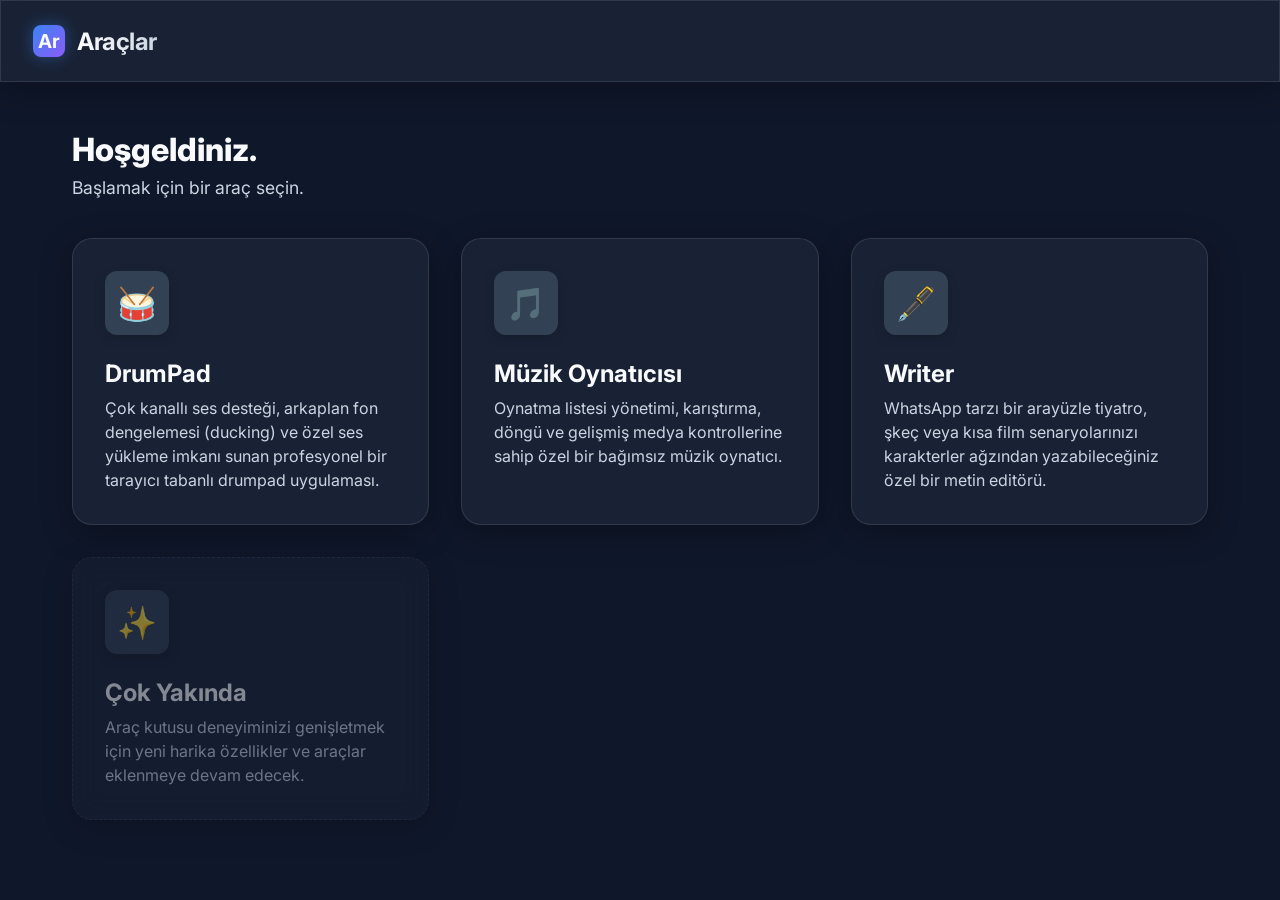
<file: index.html>
<!DOCTYPE html>
<html lang="en">

<head>
    <meta charset="UTF-8">
    <meta name="viewport" content="width=device-width, initial-scale=1.0">
    <title>Araçlar (Toolbox)</title>
    <!-- Google Fonts: Inter -->
    <link rel="preconnect" href="https://fonts.googleapis.com">
    <link rel="preconnect" href="https://fonts.gstatic.com" crossorigin>
    <link href="https://fonts.googleapis.com/css2?family=Inter:wght@400;500;600;700;800&display=swap" rel="stylesheet">
    <!-- Global Styles -->
    <link rel="stylesheet" href="style.css">
    <!-- PWA Manifest -->
    <link rel="manifest" href="manifest.json">
</head>

<body>
    <header class="dashboard-header glass-panel">
        <div class="logo-container">
            <div class="logo-icon">Ar</div>
            <h1 class="logo-text">Araçlar</h1>
        </div>
        <div class="header-actions">
            <!-- Space for future global actions like settings, user profile, etc -->
        </div>
    </header>

    <main class="dashboard-main animate-fade-in">
        <h2 class="section-title">Hoşgeldiniz.</h2>
        <p class="section-subtitle">Başlamak için bir araç seçin.</p>

        <div class="tools-grid" id="tools-container">
            <!-- DrumPad Tool Card -->
            <a href="tools/drumpad/index.html" class="tool-card glass-panel" aria-label="Open DrumPad Tool">
                <div class="tool-icon">🥁</div>
                <h3 class="tool-title">DrumPad</h3>
                <p class="tool-desc">Çok kanallı ses desteği, arkaplan fon dengelemesi (ducking) ve özel ses yükleme
                    imkanı sunan profesyonel bir tarayıcı tabanlı drumpad uygulaması.</p>
            </a>

            <!-- Music Player Tool Card -->
            <a href="tools/musicplayer/index.html" class="tool-card glass-panel" aria-label="Open Music Player Tool">
                <div class="tool-icon">🎵</div>
                <h3 class="tool-title">Müzik Oynatıcısı</h3>
                <p class="tool-desc">Oynatma listesi yönetimi, karıştırma, döngü ve gelişmiş medya kontrollerine sahip
                    özel bir bağımsız müzik oynatıcı.</p>
            </a>

            <!-- Writer Tool Card -->
            <a href="tools/writer/index.html" class="tool-card glass-panel" aria-label="Open Writer Tool">
                <div class="tool-icon">🖋️</div>
                <h3 class="tool-title">Writer</h3>
                <p class="tool-desc">WhatsApp tarzı bir arayüzle tiyatro, şkeç veya kısa film senaryolarınızı karakterler ağzından yazabileceğiniz özel bir metin editörü.</p>
            </a>

            <!-- Placeholder for future tools -->
            <div class="tool-card glass-panel" style="opacity: 0.5; cursor: not-allowed; border-style: dashed;">
                <div class="tool-icon">✨</div>
                <h3 class="tool-title">Çok Yakında</h3>
                <p class="tool-desc">Araç kutusu deneyiminizi genişletmek için yeni harika özellikler ve araçlar
                    eklenmeye devam edecek.</p>
            </div>
        </div>
    </main>

    <script src="main.js"></script>
    <script>
        if ('serviceWorker' in navigator) {
            window.addEventListener('load', () => {
                navigator.serviceWorker.register('./sw.js')
                    .then(registration => console.log('ServiceWorker registration successful'))
                    .catch(error => console.log('ServiceWorker registration failed: ', error));
            });
        }
    </script>
</body>

</html>
</file>
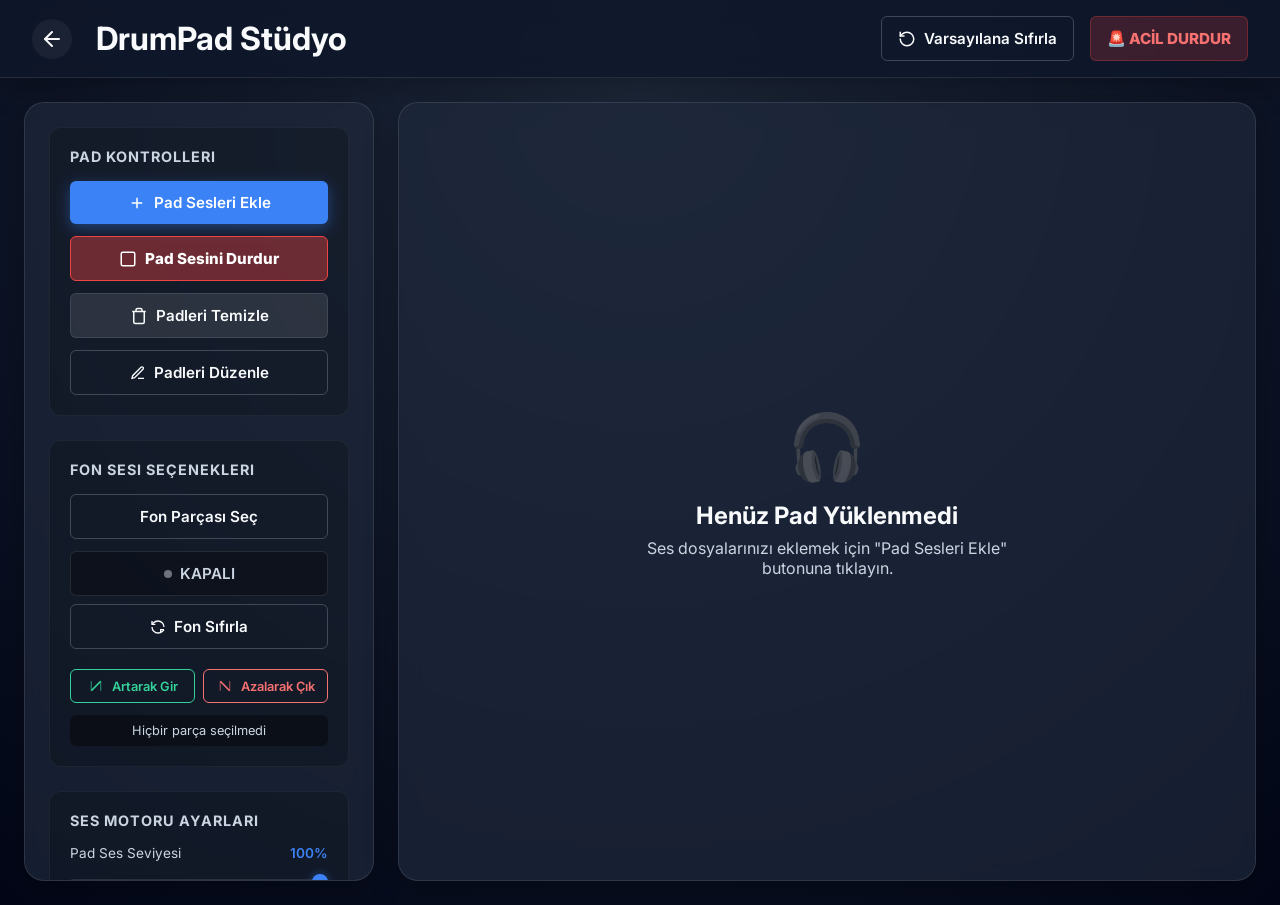
<file: tools/drumpad/index.html>
<!DOCTYPE html>
<html lang="en">

<head>
    <meta charset="UTF-8">
    <meta name="viewport" content="width=device-width, initial-scale=1.0">
    <title>DrumPad Studio</title>
    <!-- Google Fonts: Inter -->
    <link rel="preconnect" href="https://fonts.googleapis.com">
    <link rel="preconnect" href="https://fonts.gstatic.com" crossorigin>
    <link href="https://fonts.googleapis.com/css2?family=Inter:wght@400;500;600;700;800&display=swap" rel="stylesheet">
    <!-- Global Dashboard Styles (Variables) -->
    <link rel="stylesheet" href="../../style.css">
    <!-- DrumPad Specific Styles -->
    <link rel="stylesheet" href="style.css">
    <!-- PWA Manifest -->
    <link rel="manifest" href="../../manifest.json">
</head>

<body>
    <header class="app-header glass-panel">
        <div class="header-left">
            <a href="../../index.html" class="back-btn" aria-label="Back to Dashboard">
                <svg width="24" height="24" viewBox="0 0 24 24" fill="none" stroke="currentColor" stroke-width="2"
                    stroke-linecap="round" stroke-linejoin="round">
                    <line x1="19" y1="12" x2="5" y2="12"></line>
                    <polyline points="12 19 5 12 12 5"></polyline>
                </svg>
            </a>
            <h1>DrumPad Stüdyo</h1>
        </div>

        <div class="header-controls" style="display: flex; gap: 1rem; align-items: center;">
            <button id="btn-reset-all" class="btn btn-outline"
                title="Tüm ayarları ve yüklenen sesleri varsayılana sıfırla"
                style="display: flex; align-items: center; gap: 0.5rem; white-space: nowrap;">
                <svg width="18" height="18" viewBox="0 0 24 24" fill="none" stroke="currentColor" stroke-width="2"
                    stroke-linecap="round" stroke-linejoin="round">
                    <path d="M3 12a9 9 0 1 0 9-9 9.75 9.75 0 0 0-6.74 2.74L3 8"></path>
                    <path d="M3 3v5h5"></path>
                </svg>
                Varsayılana Sıfırla
            </button>
            <button id="btn-panic" class="btn btn-danger" title="Tüm sesleri anında durdur">🚨 ACİL DURDUR</button>
        </div>
    </header>

    <main class="app-main">
        <!-- Controls Sidebar -->
        <aside class="controls-panel glass-panel">
            <div class="control-group">
                <h3>Pad Kontrolleri</h3>
                <div class="btn-group-vertical">
                    <button class="btn btn-primary" id="btn-add-files">
                        <svg width="18" height="18" viewBox="0 0 24 24" fill="none" stroke="currentColor"
                            stroke-width="2">
                            <path d="M12 5v14M5 12h14"></path>
                        </svg>
                        Pad Sesleri Ekle
                    </button>
                    <!-- Hidden exact file input to trigger when button is clicked -->
                    <input type="file" id="input-files" accept="audio/*" multiple style="display: none;">

                    <button class="btn btn-danger" id="btn-stop-sfx"
                        style="background: rgba(239, 68, 68, 0.4); border-color: #ef4444; color: white;">
                        <svg width="18" height="18" viewBox="0 0 24 24" fill="none" stroke="currentColor"
                            stroke-width="2">
                            <rect x="3" y="3" width="18" height="18" rx="2" ry="2" />
                        </svg>
                        Pad Sesini Durdur
                    </button>

                    <button class="btn btn-secondary" id="btn-clear-pads">
                        <svg width="18" height="18" viewBox="0 0 24 24" fill="none" stroke="currentColor"
                            stroke-width="2">
                            <path d="M3 6h18M19 6v14a2 2 0 01-2 2H7a2 2 0 01-2-2V6m3 0V4a2 2 0 012-2h4a2 2 0 012 2v2">
                            </path>
                        </svg>
                        Padleri Temizle
                    </button>

                    <button class="btn btn-outline" id="btn-edit-mode">
                        <svg width="16" height="16" viewBox="0 0 24 24" fill="none" stroke="currentColor"
                            stroke-width="2">
                            <path d="M12 20h9M16.5 3.5a2.121 2.121 0 0 1 3 3L7 19l-4 1 1-4L16.5 3.5z" />
                        </svg>
                        Padleri Düzenle
                    </button>
                </div>
            </div>

            <div class="control-group">
                <h3>Fon Sesi Seçenekleri</h3>
                <div class="btn-group-vertical">
                    <button class="btn btn-outline" id="btn-add-bg-file">Fon Parçası Seç</button>
                    <input type="file" id="input-bg-file" accept="audio/*" style="display: none;">

                    <div style="display: flex; gap: 0.5rem; flex-direction: column;">
                        <button class="btn btn-toggle" id="btn-toggle-bg" data-state="off"
                            style="padding: 0.75rem 1rem;">
                            <span class="status-indicator"></span>
                            <span>KAPALI</span>
                        </button>
                        <button class="btn btn-outline" id="btn-reset-bg" title="Fon Sıfırla"
                            style="padding: 0.75rem 1rem;">
                            <svg width="16" height="16" viewBox="0 0 24 24" fill="none" stroke="currentColor"
                                stroke-width="2">
                                <path d="M21 12a9 9 0 0 0-9-9 9.75 9.75 0 0 0-6.74 2.74L3 8" />
                                <path d="M3 3v5h5" />
                                <path d="M3 12a9 9 0 0 0 9 9 9.75 9.75 0 0 0 6.74-2.74L21 16" />
                                <path d="M16 21v-5h5" />
                            </svg>
                            Fon Sıfırla
                        </button>
                    </div>

                    <div style="display: flex; gap: 0.5rem; margin-top: 0.5rem;">
                        <button class="btn btn-outline" id="btn-fade-in"
                            style="flex: 1; padding: 0.5rem; font-size: 0.8rem; border-color: #34d399; color: #34d399;">
                            <svg width="16" height="16" viewBox="0 0 24 24" fill="none" stroke="currentColor"
                                stroke-width="2">
                                <path d="M5 19L19 5M5 5v14M19 5v14" opacity="0.5" />
                                <polyline points="5 19 12 12 19 5" />
                            </svg>
                            Artarak Gir
                        </button>
                        <button class="btn btn-outline" id="btn-fade-out"
                            style="flex: 1; padding: 0.5rem; font-size: 0.8rem; border-color: #f87171; color: #f87171;">
                            <svg width="16" height="16" viewBox="0 0 24 24" fill="none" stroke="currentColor"
                                stroke-width="2">
                                <path d="M5 5l14 14M5 5v14M19 5v14" opacity="0.5" />
                                <polyline points="5 5 12 12 19 19" />
                            </svg>
                            Azalarak Çık
                        </button>
                    </div>
                </div>

                <div class="radio-status" id="bg-status-text">
                    Hiçbir parça seçilmedi
                </div>
            </div>

            <div class="control-group">
                <h3>Ses Motoru Ayarları</h3>

                <div class="slider-wrapper">
                    <div class="slider-header">
                        <label for="slider-sfx-vol">Pad Ses Seviyesi</label>
                        <span id="val-sfx-vol">100%</span>
                    </div>
                    <input type="range" id="slider-sfx-vol" min="0" max="100" value="100" class="styled-slider">
                </div>

                <div class="slider-wrapper">
                    <div class="slider-header">
                        <label for="slider-bg-vol">Fon Ses Seviyesi</label>
                        <span id="val-bg-vol">60%</span>
                    </div>
                    <input type="range" id="slider-bg-vol" min="0" max="100" value="60" class="styled-slider">
                </div>

                <div class="slider-wrapper">
                    <div class="slider-header">
                        <label for="slider-duck">Fon Kısılma (Ducking %)</label>
                        <span id="val-duck">10%</span>
                    </div>
                    <input type="range" id="slider-duck" min="0" max="100" value="10" class="styled-slider">
                </div>

                <div class="slider-wrapper">
                    <div class="slider-header">
                        <label for="slider-fade">Ducking Geçiş Süresi (sn)</label>
                        <span id="val-fade">0.5s</span>
                    </div>
                    <input type="range" id="slider-fade" min="0" max="5.0" step="0.1" value="0.5" class="styled-slider">
                </div>

                <div class="slider-wrapper">
                    <div class="slider-header">
                        <label for="slider-fon-fade" style="color: #cbd5e1;">Fon Geçiş Süresi (sn)</label>
                        <span id="val-fon-fade" style="color: #fca5a5;">3.0s</span>
                    </div>
                    <input type="range" id="slider-fon-fade" min="0.5" max="15.0" step="0.5" value="3.0"
                        class="styled-slider">
                </div>
            </div>
        </aside>

        <!-- Pad Grid Workspace -->
        <section class="workspace glass-panel" style="position: relative;">
            <div id="pad-grid" class="pad-grid">
                <!-- Pads will be generated here -->
                <div class="empty-state" id="empty-state">
                    <div class="empty-icon">🎧</div>
                    <h2>Henüz Pad Yüklenmedi</h2>
                    <p>Ses dosyalarınızı eklemek için "Pad Sesleri Ekle" butonuna tıklayın.</p>
                </div>
            </div>
        </section>
    </main>

    <!-- Modal for notifications -->
    <div id="notification-modal" class="modal">
        <div class="modal-content glass-panel">
            <h2 id="modal-title"></h2>
            <p id="modal-message"></p>
            <button class="btn btn-primary" id="btn-modal-ok">OK</button>
        </div>
    </div>

    <!-- Background Radio Audio Element -->
    <!-- We use normal <audio> for radio to easily scrub and buffer big files, routing it through Web Audio for ducking -->
    <audio id="bg-audio-element" style="display: none;"></audio>

    <script src="../../db.js"></script>
    <script src="app.js"></script>
    <script>
        if ('serviceWorker' in navigator) {
            window.addEventListener('load', () => {
                navigator.serviceWorker.register('../../sw.js')
                    .then(registration => console.log('ServiceWorker registration successful'))
                    .catch(error => console.log('ServiceWorker registration failed: ', error));
            });
        }
    </script>
</body>

</html>
</file>
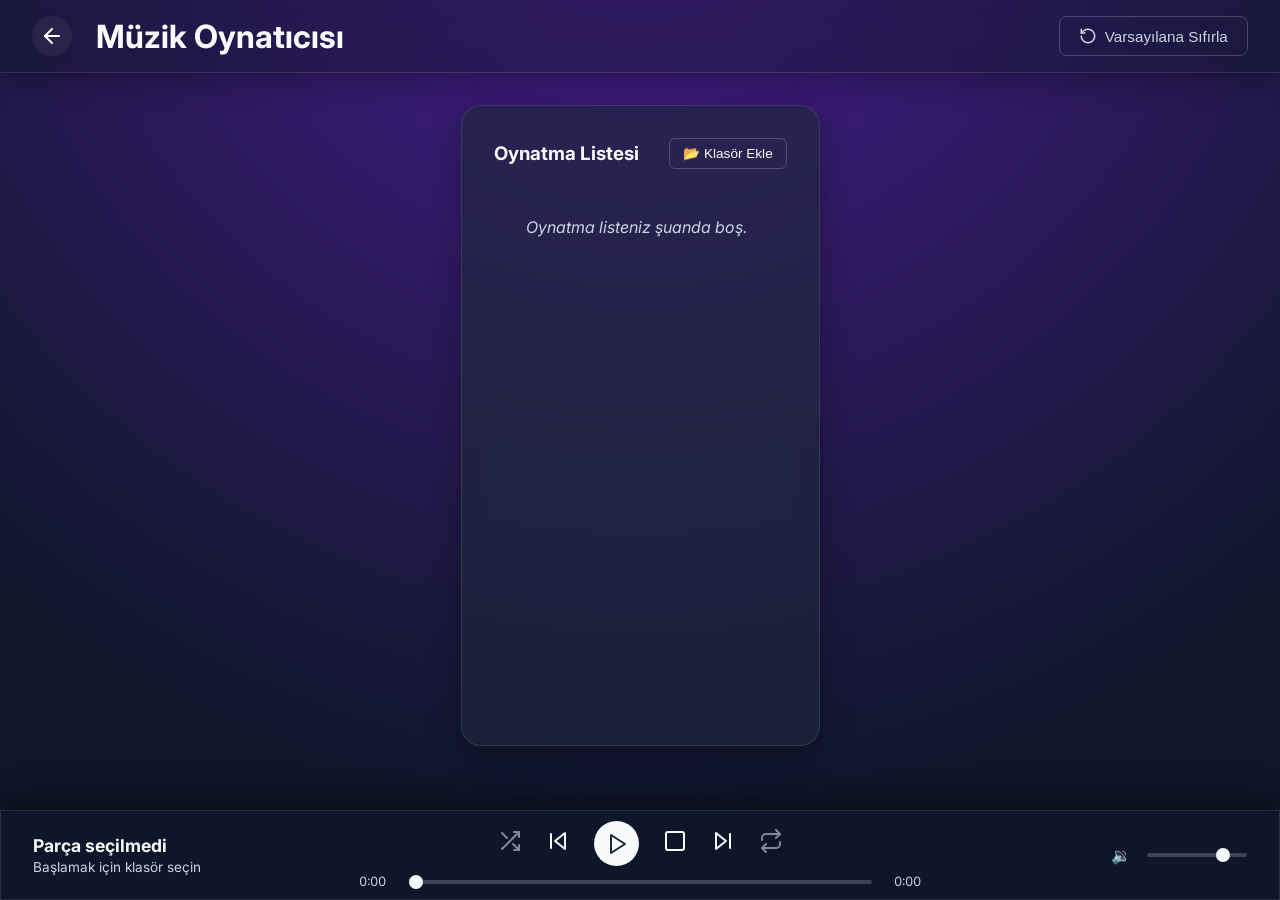
<file: tools/musicplayer/index.html>
<!DOCTYPE html>
<html lang="en">

<head>
    <meta charset="UTF-8">
    <meta name="viewport" content="width=device-width, initial-scale=1.0">
    <title>Music Player</title>
    <!-- Google Fonts: Inter -->
    <link rel="preconnect" href="https://fonts.googleapis.com">
    <link rel="preconnect" href="https://fonts.gstatic.com" crossorigin>
    <link href="https://fonts.googleapis.com/css2?family=Inter:wght@400;500;600;700;800&display=swap" rel="stylesheet">
    <!-- Global Dashboard Styles (Variables) -->
    <link rel="stylesheet" href="../../style.css">
    <!-- Music Player Specific Styles -->
    <link rel="stylesheet" href="style.css">
    <!-- PWA Manifest -->
    <link rel="manifest" href="../../manifest.json">
</head>

<body>
    <header class="app-header glass-panel">
        <div class="header-left">
            <a href="../../index.html" class="back-btn" aria-label="Back to Dashboard">
                <svg width="24" height="24" viewBox="0 0 24 24" fill="none" stroke="currentColor" stroke-width="2"
                    stroke-linecap="round" stroke-linejoin="round">
                    <line x1="19" y1="12" x2="5" y2="12"></line>
                    <polyline points="12 19 5 12 12 5"></polyline>
                </svg>
            </a>
            <h1>Müzik Oynatıcısı</h1>
        </div>

        <div class="header-controls">
            <button id="btn-reset-all" class="btn btn-outline" title="Tüm listeyi ve ayarları varsayılana sıfırla"
                style="display: flex; align-items: center; gap: 0.5rem;">
                <svg width="18" height="18" viewBox="0 0 24 24" fill="none" stroke="currentColor" stroke-width="2"
                    stroke-linecap="round" stroke-linejoin="round">
                    <path d="M3 12a9 9 0 1 0 9-9 9.75 9.75 0 0 0-6.74 2.74L3 8"></path>
                    <path d="M3 3v5h5"></path>
                </svg>
                Varsayılana Sıfırla
            </button>
        </div>
    </header>

    <main class="app-main">
        <div class="playlist-container glass-panel">
            <div class="playlist-section">
                <div class="playlist-header">
                    <h3>Oynatma Listesi</h3>
                    <div class="playlist-actions">
                        <button class="btn btn-outline btn-sm" id="btn-add-folder">📂 Klasör Ekle</button>
                        <input type="file" id="input-folder" accept="audio/*" webkitdirectory directory multiple
                            style="display: none;">
                    </div>
                </div>

                <ul class="playlist-list" id="playlist-container">
                    <li class="playlist-empty">Oynatma listeniz şuanda boş.</li>
                </ul>
            </div>
        </div>
    </main>

    <!-- Bottom Player Bar -->
    <div class="bottom-bar glass-panel">
        <!-- Left: Track Info -->
        <div class="bottom-bar-left">
            <div class="track-info" id="track-info-container">
                <div class="now-playing-title-wrapper" id="title-wrapper">
                    <h2 id="current-title" class="marquee-text">Parça seçilmedi</h2>
                </div>
                <p id="current-artist">Başlamak için klasör seçin</p>
            </div>
        </div>

        <!-- Center: Controls -->
        <div class="bottom-bar-center">
            <div class="transport">
                <button class="transport-toggle" id="btn-shuffle" title="Karıştır">
                    <svg width="24" height="24" viewBox="0 0 24 24" fill="none" stroke="currentColor" stroke-width="2"
                        stroke-linecap="round" stroke-linejoin="round">
                        <polyline points="16 3 21 3 21 8"></polyline>
                        <line x1="4" y1="20" x2="21" y2="3"></line>
                        <polyline points="21 16 21 21 16 21"></polyline>
                        <line x1="15" y1="15" x2="21" y2="21"></line>
                        <line x1="4" y1="4" x2="9" y2="9"></line>
                    </svg>
                </button>
                <button class="transport-btn" id="btn-prev" title="Önceki Parça">
                    <svg width="24" height="24" viewBox="0 0 24 24" fill="none" stroke="currentColor" stroke-width="2"
                        stroke-linecap="round" stroke-linejoin="round">
                        <polygon points="19 20 9 12 19 4 19 20"></polygon>
                        <line x1="5" y1="19" x2="5" y2="5"></line>
                    </svg>
                </button>
                <button class="transport-play" id="btn-play-pause" title="Oynat/Duraklat">
                    <svg width="24" height="24" viewBox="0 0 24 24" fill="none" stroke="currentColor" stroke-width="2"
                        stroke-linecap="round" stroke-linejoin="round">
                        <polygon points="5 3 19 12 5 21 5 3"></polygon>
                    </svg>
                </button>
                <button class="transport-btn" id="btn-stop" title="Durdur">
                    <svg width="24" height="24" viewBox="0 0 24 24" fill="none" stroke="currentColor" stroke-width="2"
                        stroke-linecap="round" stroke-linejoin="round">
                        <rect x="3" y="3" width="18" height="18" rx="2" ry="2"></rect>
                    </svg>
                </button>
                <button class="transport-btn" id="btn-next" title="Sonraki Parça">
                    <svg width="24" height="24" viewBox="0 0 24 24" fill="none" stroke="currentColor" stroke-width="2"
                        stroke-linecap="round" stroke-linejoin="round">
                        <polygon points="5 4 15 12 5 20 5 4"></polygon>
                        <line x1="19" y1="5" x2="19" y2="19"></line>
                    </svg>
                </button>
                <button class="transport-toggle" id="btn-loop" title="Döngü Modu">
                    <svg id="icon-loop-all" width="24" height="24" viewBox="0 0 24 24" fill="none" stroke="currentColor"
                        stroke-width="2" stroke-linecap="round" stroke-linejoin="round">
                        <polyline points="17 1 21 5 17 9"></polyline>
                        <path d="M3 11V9a4 4 0 0 1 4-4h14"></path>
                        <polyline points="7 23 3 19 7 15"></polyline>
                        <path d="M21 13v2a4 4 0 0 1-4 4H3"></path>
                    </svg>
                </button>
            </div>

            <div class="progress-bar-container">
                <span id="time-current">0:00</span>
                <input type="range" id="seek-bar" min="0" max="100" value="0" class="styled-slider seek-slider">
                <span id="time-total">0:00</span>
            </div>
        </div>

        <!-- Right: Extras -->
        <div class="bottom-bar-right">
            <span>🔉</span>
            <input type="range" id="volume-slider" min="0" max="100" value="80" class="styled-slider volume-slider">
        </div>
    </div>
    </main>

    <!-- Audio Element -->
    <audio id="audio-player" style="display: none;"></audio>

    <script src="../../db.js"></script>
    <script src="app.js"></script>
    <script>
        if ('serviceWorker' in navigator) {
            window.addEventListener('load', () => {
                navigator.serviceWorker.register('../../sw.js')
                    .then(registration => console.log('ServiceWorker registration successful'))
                    .catch(error => console.log('ServiceWorker registration failed: ', error));
            });
        }
    </script>
</body>

</html>
</file>
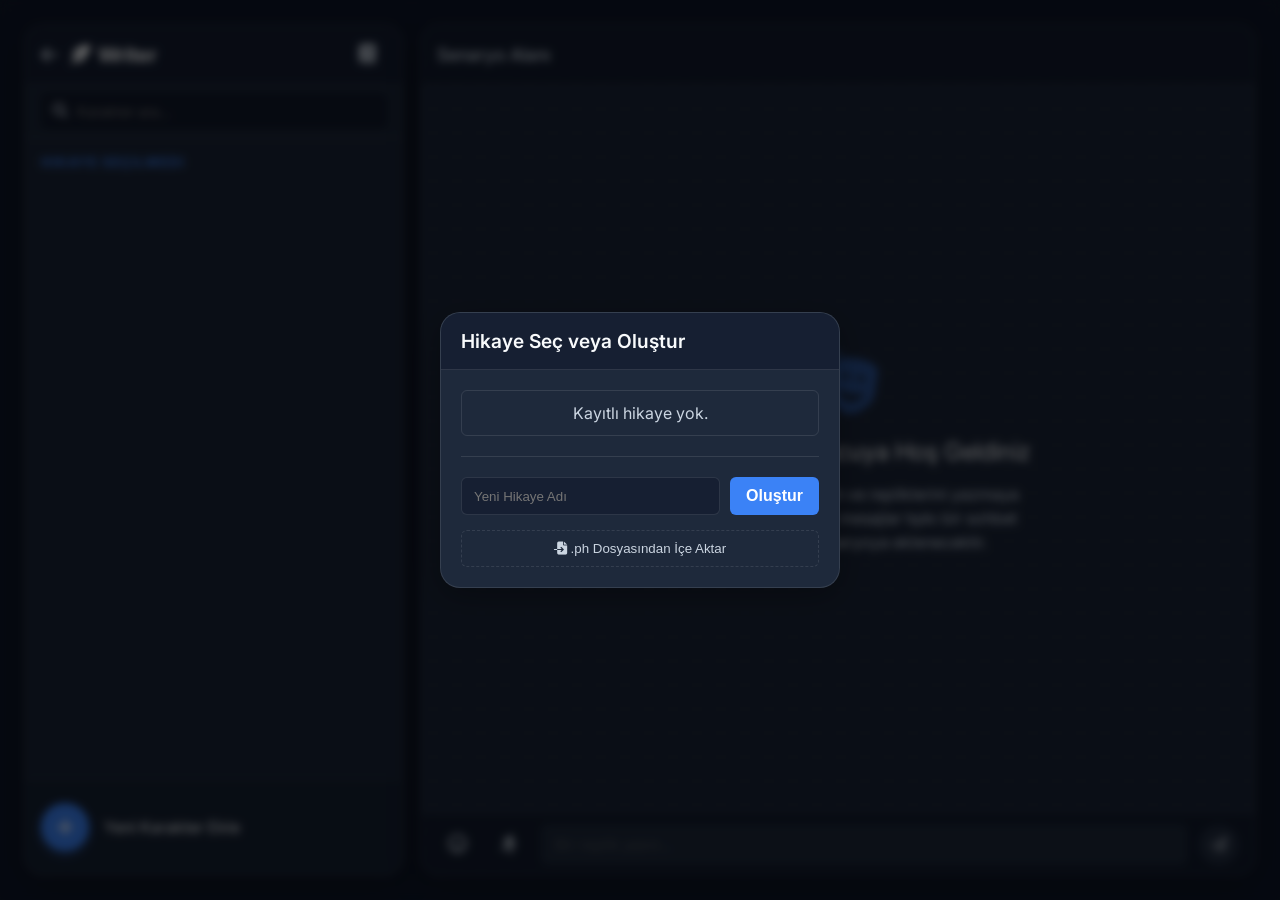
<file: tools/writer/index.html>
<!DOCTYPE html>
<html lang="en">

<head>
    <meta charset="UTF-8">
    <meta name="viewport" content="width=device-width, initial-scale=1.0">
    <title>Writer - Araçlar</title>
    <!-- Google Fonts: Inter -->
    <link rel="preconnect" href="https://fonts.googleapis.com">
    <link rel="preconnect" href="https://fonts.gstatic.com" crossorigin>
    <link href="https://fonts.googleapis.com/css2?family=Inter:wght@400;500;600;700&display=swap" rel="stylesheet">
    <!-- Font Awesome for Icons -->
    <link rel="stylesheet" href="https://cdnjs.cloudflare.com/ajax/libs/font-awesome/6.4.2/css/all.min.css">
    <!-- Global Styles & App Styles -->
    <link rel="stylesheet" href="../../style.css">
    <link rel="stylesheet" href="style.css">
</head>

<body class="writer-theme">
    <div class="writer-app-container animate-fade-in">
        
        <!-- Left Sidebar: Character List & Management -->
        <aside class="writer-sidebar glass-panel">
            <header class="sidebar-header">
                <div class="app-branding">
                    <a href="../../index.html" class="back-btn" title="Ana Menüye Dön"><i class="fa-solid fa-arrow-left"></i></a>
                    <h2><i class="fa-solid fa-feather-pointed"></i> Writer</h2>
                </div>
                <!-- Action to manage stories or global settings -->
                <div class="header-actions">
                    <button class="icon-btn text-danger" id="btn-delete-story" title="Mevcut Hikayeyi/Senaryoyu Sil" style="display:none;"><i class="fa-solid fa-trash"></i></button>
                    <button class="icon-btn" id="btn-export-story" title="Hikayeyi Dışa Aktar (.ph)" style="display:none;"><i class="fa-solid fa-download"></i></button>
                    <button class="icon-btn" id="btn-story-settings" title="Hikaye Seçimi"><i class="fa-solid fa-book"></i></button>
                </div>
            </header>

            <div class="sidebar-search">
                <div class="search-box">
                    <i class="fa-solid fa-magnifying-glass"></i>
                    <input type="text" id="character-search" placeholder="Karakter ara...">
                </div>
            </div>

            <div class="character-list-container">
                <!-- Select Story or Display Characters -->
                <h3 class="list-title" id="story-title-display">Hikaye Seçilmedi</h3>
                <ul class="character-list" id="character-list">
                    <!-- Characters will be injected here via JS -->
                </ul>

                <!-- Always at the bottom: Add Character -->
                <div class="add-item-btn-container">
                    <button id="btn-add-character" class="add-item-btn">
                        <div class="add-icon"><i class="fa-solid fa-plus"></i></div>
                        <span>Yeni Karakter Ekle</span>
                    </button>
                </div>
            </div>
        </aside>

        <!-- Right Chat Area -->
        <main class="writer-chat-area glass-panel">
            <header class="chat-header">
                <div class="selected-character-info" id="selected-character-info" style="display: none;">
                    <div class="avatar" id="header-avatar" style="--char-color: #3b82f6;">K</div>
                    <div class="details">
                        <h3 id="header-char-name">Karakter Adı</h3>
                    </div>
                </div>
                <div class="no-character-selected-header" id="no-character-selected-header">
                    <h3>Senaryo Alanı</h3>
                </div>
                <div class="chat-actions" id="chat-actions" style="display: none;">
                    <!-- Act & Scene Dividers -->
                    <button class="icon-btn action-text-btn" id="btn-add-act" title="Yeni Perde Ekle">Perde</button>
                    <button class="icon-btn action-text-btn" id="btn-add-scene" title="Yeni Sahne Ekle">Sahne</button>
                    <div class="divider-vertical"></div>
                    <!-- Color picker for selected character -->
                    <button class="icon-btn" id="btn-char-color" title="Karakter Rengini Değiştir">
                        <i class="fa-solid fa-palette"></i>
                    </button>
                    <!-- Character delete button -->
                    <button class="icon-btn text-danger" id="btn-delete-char" title="Karakteri Sil">
                        <i class="fa-solid fa-trash"></i>
                    </button>
                    <!-- Input color picker hidden -->
                    <input type="color" id="hidden-color-picker" style="display:none;">
                </div>
            </header>

            <div class="chat-messages" id="chat-messages">
                <!-- Initial Empty State -->
                <div class="empty-state">
                    <div class="empty-icon"><i class="fa-solid fa-masks-theater"></i></div>
                    <h2>Senaryo Oluşturucuya Hoş Geldiniz</h2>
                    <p>Soldan bir karakter seçin ve repliklerini yazmaya başlayın. Gönderdiğiniz mesajlar tıpkı bir sohbet uygulaması gibi senaryoya eklenecektir.</p>
                </div>
                <!-- Messages will be injected here -->
            </div>

            <footer class="chat-input-area" id="chat-input-area">
                <button class="icon-btn" id="btn-send-emote" title="Duygu/Tavır Gönder ( )"><i class="fa-regular fa-face-smile"></i></button>
                <button class="icon-btn" id="btn-send-action" title="Eylem/Sahne Yönergesi Gönder [ ]"><i class="fa-solid fa-person-running"></i></button>
                <div class="input-wrapper">
                    <textarea id="message-input" placeholder="Bir replik yazın..." rows="1" disabled></textarea>
                </div>
                <button class="send-btn" id="btn-send-message" disabled title="Replik Gönder">
                    <i class="fa-solid fa-paper-plane"></i>
                </button>
            </footer>
        </main>
    </div>

    <!-- Modals -->
    <!-- New/Select Story Modal -->
    <div class="modal" id="story-modal">
        <div class="modal-content glass-panel">
            <div class="modal-header">
                <h2>Hikaye Seç veya Oluştur</h2>
            </div>
            <div class="modal-body">
                <ul class="story-list" id="story-list">
                    <!-- Stories injected here -->
                </ul>
                <div class="new-story-form">
                    <input type="text" id="new-story-name" placeholder="Yeni Hikaye Adı">
                    <button id="btn-create-story" class="primary-btn">Oluştur</button>
                </div>
                <div style="margin-top: 15px; text-align: center;">
                    <input type="file" id="import-story-file" accept=".ph" style="display: none;">
                    <button id="btn-import-story" class="base-btn" style="width: 100%; padding: 10px; border-radius: var(--radius-sm); border: 1px dashed var(--border-color); background: transparent; color: var(--text-secondary); cursor: pointer; transition: all 0.2s;">
                        <i class="fa-solid fa-file-import"></i> .ph Dosyasından İçe Aktar
                    </button>
                </div>
            </div>
        </div>
    </div>

    <!-- Add Character Modal -->
    <div class="modal" id="character-modal">
        <div class="modal-content glass-panel">
            <div class="modal-header">
                <h2 id="char-modal-title">Yeni Karakter Ekle</h2>
                <button class="close-btn" id="btn-close-char-modal"><i class="fa-solid fa-xmark"></i></button>
            </div>
            <div class="modal-body">
                <div class="form-group">
                    <label for="char-name">Karakter Adı</label>
                    <input type="text" id="char-name" placeholder="Örn: Ahmet, Ayşe, Dış Ses...">
                </div>
                <div class="form-group">
                    <label for="char-color">Karakter Rengi (Avatar)</label>
                    <div class="color-picker-wrapper">
                        <input type="color" id="char-color" value="#3b82f6">
                    </div>
                </div>
                <button id="btn-save-character" class="primary-btn full-width">Kaydet</button>
            </div>
        </div>
    </div>

    <!-- Generic Dialog Modal -->
    <div class="modal" id="dialog-modal">
        <div class="modal-content glass-panel" style="max-width: 400px; text-align: center;">
            <div class="modal-header">
                <h2 id="dialog-title">Uyarı</h2>
                <button class="close-btn" id="btn-close-dialog"><i class="fa-solid fa-xmark"></i></button>
            </div>
            <div class="modal-body">
                <p id="dialog-message" style="margin-bottom: 20px; color: var(--text-secondary);"></p>
                <div class="form-group" id="dialog-input-group" style="display: none;">
                    <input type="text" id="dialog-input" class="full-width">
                </div>
                <div class="form-group" id="dialog-checkbox-group" style="display: none; text-align: left; margin-top: 10px;">
                    <label style="display: flex; align-items: center; gap: 8px; cursor: pointer; color: var(--text-color);">
                        <input type="checkbox" id="dialog-checkbox">
                        <span id="dialog-checkbox-label"></span>
                    </label>
                </div>
                <div style="display: flex; gap: 10px; justify-content: center; margin-top: 20px;">
                    <button id="btn-dialog-cancel" class="base-btn" style="flex: 1; padding: 10px; border-radius: 8px; border: 1px solid var(--border-color); background: transparent; color: var(--text-color); cursor: pointer;">İptal</button>
                    <button id="btn-dialog-confirm" class="primary-btn" style="flex: 1;">Tamam</button>
                </div>
            </div>
        </div>
    </div>

    <script src="../../db.js"></script>
    <script src="script.js"></script>
</body>

</html>
</file>
<file: tools/drumpad/style.css>
/* DrumPad Specific Styling */

body {
    background: radial-gradient(circle at 50% 10%, #1e293b 0%, #020617 100%);
    overflow: hidden;
    /* Prevent body scroll, layout handles internal scroll */
}

/* Header Elements */
.app-header {
    display: flex;
    justify-content: space-between;
    align-items: center;
    padding: 1rem 2rem;
    border-radius: 0;
    border-left: none;
    border-right: none;
    border-top: none;
    background: rgba(15, 23, 42, 0.85);
}

.header-left {
    display: flex;
    align-items: center;
    gap: 1.5rem;
}

.back-btn {
    display: flex;
    align-items: center;
    justify-content: center;
    width: 40px;
    height: 40px;
    border-radius: 50%;
    color: var(--text-primary);
    background: rgba(255, 255, 255, 0.05);
    transition: all var(--transition-fast);
}

.back-btn:hover {
    background: rgba(255, 255, 255, 0.1);
    transform: scale(1.05);
}

.app-main {
    display: flex;
    gap: 1.5rem;
    padding: 1.5rem;
    height: calc(100vh - 73px);
    /* Minus header height */
    max-width: 1600px;
    margin: 0 auto;
    width: 100%;
}

/* Controls Sidebar */
.controls-panel {
    width: 350px;
    display: flex;
    flex-direction: column;
    gap: 1.5rem;
    padding: 1.5rem;
    border-radius: var(--radius-lg);
    overflow-y: auto;
    flex-shrink: 0;
}

.controls-panel::-webkit-scrollbar {
    width: 6px;
}

.controls-panel::-webkit-scrollbar-thumb {
    background: rgba(255, 255, 255, 0.1);
    border-radius: 10px;
}

.control-group {
    background: rgba(0, 0, 0, 0.2);
    padding: 1.25rem;
    border-radius: var(--radius-md);
    border: 1px solid rgba(255, 255, 255, 0.05);
}

.control-group h3 {
    font-size: 0.9rem;
    text-transform: uppercase;
    letter-spacing: 1px;
    color: var(--text-secondary);
    margin-bottom: 1rem;
    font-weight: 700;
}

/* Base Buttons */
.btn {
    display: flex;
    align-items: center;
    justify-content: center;
    gap: 0.5rem;
    width: 100%;
    padding: 0.75rem 1rem;
    border-radius: var(--radius-sm);
    font-family: inherit;
    font-weight: 600;
    font-size: 0.95rem;
    cursor: pointer;
    border: none;
    transition: all var(--transition-fast);
    outline: none;
}

.btn-group-vertical {
    display: flex;
    flex-direction: column;
    gap: 0.75rem;
}

.btn-primary {
    background: var(--accent-primary);
    color: white;
    box-shadow: 0 4px 14px var(--accent-glow);
}

.btn-primary:hover {
    background: var(--accent-hover);
    transform: translateY(-2px);
}

.btn-primary:active {
    transform: translateY(0);
}

.btn-secondary {
    background: rgba(255, 255, 255, 0.1);
    color: var(--text-primary);
    border: 1px solid rgba(255, 255, 255, 0.1);
}

.btn-secondary:hover {
    background: rgba(255, 255, 255, 0.15);
}

.btn-danger {
    background: rgba(239, 68, 68, 0.2);
    color: #f87171;
    border: 1px solid rgba(239, 68, 68, 0.3);
    font-weight: 800;
}

.btn-danger:hover {
    background: rgba(239, 68, 68, 0.4);
    color: white;
}

.btn-outline {
    background: transparent;
    border: 1px solid rgba(255, 255, 255, 0.2);
    color: var(--text-primary);
}

.btn-outline:hover {
    border-color: rgba(255, 255, 255, 0.4);
    background: rgba(255, 255, 255, 0.05);
}

.btn-toggle {
    background: rgba(0, 0, 0, 0.3);
    color: var(--text-secondary);
    border: 1px solid rgba(255, 255, 255, 0.1);
}

.btn-toggle[data-state="on"] {
    background: rgba(16, 185, 129, 0.2);
    /* Emerald 500 */
    color: #34d399;
    /* Emerald 400 */
    border-color: rgba(16, 185, 129, 0.4);
}

.status-indicator {
    width: 8px;
    height: 8px;
    border-radius: 50%;
    background: currentColor;
    opacity: 0.5;
}

.btn-toggle[data-state="on"] .status-indicator {
    opacity: 1;
    box-shadow: 0 0 8px currentColor;
}

.radio-status {
    margin-top: 0.75rem;
    font-size: 0.8rem;
    color: var(--text-secondary);
    white-space: nowrap;
    overflow: hidden;
    text-overflow: ellipsis;
    text-align: center;
    background: rgba(0, 0, 0, 0.4);
    padding: 0.5rem;
    border-radius: var(--radius-sm);
}

/* Sliders */
.slider-wrapper {
    margin-bottom: 1.25rem;
}

.slider-wrapper:last-child {
    margin-bottom: 0;
}

.slider-header {
    display: flex;
    justify-content: space-between;
    margin-bottom: 0.5rem;
    font-size: 0.85rem;
    color: var(--text-secondary);
}

.slider-header span {
    font-weight: 600;
    color: var(--accent-primary);
}

.styled-slider {
    -webkit-appearance: none;
    width: 100%;
    height: 6px;
    background: rgba(255, 255, 255, 0.1);
    border-radius: 3px;
    outline: none;
}

.styled-slider::-webkit-slider-thumb {
    -webkit-appearance: none;
    appearance: none;
    width: 16px;
    height: 16px;
    border-radius: 50%;
    background: var(--accent-primary);
    cursor: pointer;
    box-shadow: 0 0 10px var(--accent-glow);
    transition: transform var(--transition-fast);
}

.styled-slider::-webkit-slider-thumb:hover {
    transform: scale(1.2);
}

/* Workspace / Pad Grid */
.workspace {
    flex: 1;
    border-radius: var(--radius-lg);
    padding: 1.5rem;
    overflow-y: auto;
    position: relative;
    display: flex;
    flex-direction: column;
}

.pad-grid {
    display: grid;
    grid-template-columns: repeat(4, 1fr);
    gap: 1rem;
    width: 100%;
    align-content: start;
}

.empty-state {
    position: absolute;
    top: 50%;
    left: 50%;
    transform: translate(-50%, -50%);
    text-align: center;
    color: var(--text-secondary);
}

.empty-icon {
    font-size: 4rem;
    margin-bottom: 1rem;
    opacity: 0.5;
}

.empty-state h2 {
    font-size: 1.5rem;
    margin-bottom: 0.5rem;
    color: var(--text-primary);
}

/* Pad UI */
.drum-pad {
    aspect-ratio: 16 / 9;
    min-height: 80px;
    background: linear-gradient(145deg, rgba(40, 48, 64, 0.9), rgba(20, 25, 34, 0.9));
    border: 2px solid rgba(255, 255, 255, 0.05);
    border-radius: 12px;
    box-shadow: inset 0 2px 5px rgba(255, 255, 255, 0.05), 0 5px 15px rgba(0, 0, 0, 0.5);
    color: var(--text-primary);
    font-weight: 600;
    font-size: 0.95rem;
    cursor: pointer;
    display: flex;
    align-items: center;
    justify-content: center;
    text-align: center;
    padding: 1rem;
    word-break: break-all;
    transition: all 0.1s ease;
    user-select: none;
    position: relative;
    overflow: hidden;
}

/* Subtle glow effect indicator for readiness */
.drum-pad::after {
    content: '';
    position: absolute;
    top: 5px;
    right: 5px;
    width: 8px;
    height: 8px;
    border-radius: 50%;
    background: rgba(255, 255, 255, 0.2);
    box-shadow: 0 0 5px rgba(255, 255, 255, 0.1);
}

.drum-pad:hover {
    background: linear-gradient(145deg, rgba(60, 70, 90, 0.9), rgba(30, 38, 50, 0.9));
    border-color: rgba(255, 255, 255, 0.15);
    transform: translateY(-2px);
    box-shadow: inset 0 2px 5px rgba(255, 255, 255, 0.1), 0 8px 20px rgba(0, 0, 0, 0.6);
}

.drum-pad:active,
.drum-pad.active {
    background: var(--bg-surface);
    border-color: var(--accent-primary);
    transform: translateY(2px) scale(0.98);
    box-shadow: inset 0 0 20px rgba(59, 130, 246, 0.5), 0 2px 5px rgba(0, 0, 0, 0.5);
}

.drum-pad:active::after,
.drum-pad.active::after {
    background: var(--accent-primary);
    box-shadow: 0 0 8px var(--accent-primary);
}

/* Modals */
.modal {
    display: none;
    position: fixed;
    top: 0;
    left: 0;
    width: 100vw;
    height: 100vh;
    background: rgba(0, 0, 0, 0.6);
    backdrop-filter: blur(4px);
    z-index: 1000;
    align-items: center;
    justify-content: center;
}

.modal.visible {
    display: flex;
    animation: fadeIn 0.2s ease-out;
}

.modal-content {
    background: var(--bg-surface);
    padding: 2rem;
    border-radius: var(--radius-lg);
    max-width: 400px;
    width: 90%;
    text-align: center;
}

.modal-content h2 {
    margin-bottom: 1rem;
    font-size: 1.25rem;
}

.modal-content p {
    color: var(--text-secondary);
    margin-bottom: 1.5rem;
    line-height: 1.5;
}

/* Responsive adjustments */
@media (max-width: 1024px) {
    .pad-grid {
        grid-template-columns: repeat(3, 1fr);
    }
}

@media (max-width: 768px) {
    .app-main {
        flex-direction: column;
    }

    .controls-panel {
        width: 100%;
        max-height: 40vh;
    }

    .pad-grid {
        grid-template-columns: repeat(2, 1fr);
    }
}
</file>
<file: tools/musicplayer/style.css>
/* Music Player Styling */

body {
    background: radial-gradient(circle at 50% -20%, #4c1d95 0%, #0f172a 80%);
}

.app-header {
    display: flex;
    justify-content: space-between;
    align-items: center;
    padding: 1rem 2rem;
    border-radius: 0;
    border-left: none;
    border-right: none;
    border-top: none;
    background: rgba(15, 23, 42, 0.4);
}

.btn {
    padding: 0.6rem 1.2rem;
    border-radius: 8px;
    font-weight: 500;
    cursor: pointer;
    font-size: 0.95rem;
    border: none;
    transition: all 0.2s ease;
}

.header-controls .btn-outline {
    background: transparent;
    border: 1px solid rgba(255, 255, 255, 0.2);
    color: var(--text-secondary);
    transition: all var(--transition-fast);
    white-space: nowrap;
}

.header-controls .btn-outline:hover {
    background: rgba(255, 255, 255, 0.05);
    color: var(--text-primary);
    border-color: rgba(255, 255, 255, 0.4);
}

.header-left {
    display: flex;
    align-items: center;
    gap: 1.5rem;
}

.back-btn {
    display: flex;
    align-items: center;
    justify-content: center;
    width: 40px;
    height: 40px;
    border-radius: 50%;
    color: var(--text-primary);
    background: rgba(255, 255, 255, 0.05);
    transition: all var(--transition-fast);
}

.back-btn:hover {
    background: rgba(255, 255, 255, 0.2);
    transform: scale(1.05);
}

.app-main {
    padding: 2rem;
    height: calc(100vh - 73px - 90px);
    /* Account for header and bottom bar height */
    display: flex;
    justify-content: center;
    align-items: stretch;
    gap: 2rem;
    max-width: 1400px;
    margin: 0 auto;
}

.playlist-container {
    flex: 1;
    border-radius: var(--radius-lg);
    display: flex;
    flex-direction: column;
    padding: 2rem;
    background: rgba(30, 41, 59, 0.6);
    overflow: hidden;
    margin-bottom: 2rem;
}

/* Bottom Bar Dashboard */
.bottom-bar {
    position: fixed;
    bottom: 0;
    left: 0;
    right: 0;
    height: 90px;
    display: flex;
    align-items: center;
    justify-content: space-between;
    padding: 0 2rem;
    z-index: 1000;
    border-radius: 0;
    background: rgba(15, 23, 42, 0.95);
    border-top: 1px solid rgba(255, 255, 255, 0.1);
    box-shadow: 0 -10px 30px rgba(0, 0, 0, 0.5);
}

.bottom-bar-left {
    flex: 1;
    display: flex;
    align-items: center;
    min-width: 0;
    max-width: 300px;
    margin-right: 2rem;
}

.track-info {
    width: 100%;
    min-width: 0;
}

.now-playing-title-wrapper {
    overflow: hidden;
    white-space: nowrap;
    position: relative;
    cursor: default;
}

.marquee-text {
    display: inline-block;
    font-size: 1.1rem;
    font-weight: 700;
    margin: 0;
    color: var(--text-primary);
    transition: transform 0.3s ease-out;
}

#current-artist {
    font-size: 0.85rem;
    color: var(--text-secondary);
    margin: 0;
    margin-top: 0.2rem;
}

.bottom-bar-center {
    flex: 2;
    display: flex;
    flex-direction: column;
    align-items: center;
    gap: 0.5rem;
    max-width: 600px;
}

.transport {
    display: flex;
    align-items: center;
    gap: 1.5rem;
}

.transport-btn,
.transport-toggle {
    background: transparent;
    border: none;
    color: var(--text-primary);
    font-size: 1.2rem;
    cursor: pointer;
    transition: transform var(--transition-fast), color var(--transition-fast);
}

.transport-btn:hover {
    color: var(--accent-hover);
    transform: scale(1.1);
}

.transport-play {
    width: 45px;
    height: 45px;
    border-radius: 50%;
    background: var(--text-primary);
    color: var(--bg-surface) !important;
    border: none;
    display: flex;
    align-items: center;
    justify-content: center;
    font-size: 1.2rem;
    cursor: pointer;
    transition: transform var(--transition-fast);
    padding-left: 4px;
    /* Optical center for triangle */
}

.transport-play.playing {
    padding-left: 0;
}

.transport-play:hover {
    transform: scale(1.05);
    box-shadow: 0 0 15px rgba(255, 255, 255, 0.2);
}

.transport-toggle {
    font-size: 1.1rem;
    opacity: 0.5;
}

.transport-toggle.active {
    opacity: 1;
    color: var(--accent-primary);
}

.progress-bar-container {
    display: flex;
    align-items: center;
    gap: 1rem;
    width: 100%;
}

.progress-bar-container span {
    font-size: 0.8rem;
    color: var(--text-secondary);
    min-width: 40px;
    text-align: center;
    font-variant-numeric: tabular-nums;
}

.seek-slider {
    flex: 1;
}

.bottom-bar-right {
    flex: 1;
    display: flex;
    align-items: center;
    justify-content: flex-end;
    gap: 1rem;
    max-width: 300px;
    margin-left: 2rem;
}

.volume-slider {
    width: 100px;
}

/* Playlist Section */
.playlist-section {
    flex: 1;
    display: flex;
    flex-direction: column;
    min-height: 0;
}

.playlist-header {
    display: flex;
    justify-content: space-between;
    align-items: center;
    margin-bottom: 1rem;
}

.playlist-header h3 {
    font-weight: 700;
}

.playlist-actions {
    display: flex;
    gap: 0.5rem;
}

.btn-sm {
    padding: 0.4rem 0.8rem;
    font-size: 0.85rem;
    border-radius: var(--radius-sm);
    color: var(--text-primary);
    cursor: pointer;
}

.btn-outline {
    background: transparent;
    border: 1px solid rgba(255, 255, 255, 0.2);
}

.btn-outline:hover {
    background: rgba(255, 255, 255, 0.1);
}

.btn-danger {
    background: rgba(239, 68, 68, 0.2);
    border: 1px solid rgba(239, 68, 68, 0.3);
    color: #f87171;
}

.playlist-list {
    list-style: none;
    overflow-y: auto;
    flex: 1;
    display: flex;
    flex-direction: column;
    gap: 0.25rem;
    padding-right: 0.5rem;
}

.playlist-list::-webkit-scrollbar {
    width: 6px;
}

.playlist-list::-webkit-scrollbar-thumb {
    background: rgba(255, 255, 255, 0.1);
    border-radius: 10px;
}

.playlist-item {
    display: flex;
    align-items: center;
    padding: 0.75rem 1rem;
    border-radius: var(--radius-sm);
    cursor: pointer;
    transition: background var(--transition-fast);
}

.playlist-item:hover {
    background: rgba(255, 255, 255, 0.05);
}

.playlist-item.active {
    background: rgba(59, 130, 246, 0.2);
    border-left: 3px solid var(--accent-primary);
}

.track-number {
    width: 30px;
    color: var(--text-secondary);
    font-variant-numeric: tabular-nums;
    flex-shrink: 0;
}

.track-name-wrapper {
    flex: 1;
    overflow: hidden;
    position: relative;
    pointer-events: none;
    margin-right: 10px;
}

.track-name {
    display: inline-block;
    white-space: nowrap;
    transition: transform 0.3s ease-out;
}

.btn-delete-track {
    background: transparent;
    border: none;
    color: var(--text-secondary);
    font-size: 1.2rem;
    cursor: pointer;
    padding: 0 0.5rem;
    opacity: 0;
    transition: all var(--transition-fast);
}

.playlist-item:hover .btn-delete-track {
    opacity: 1;
}

.btn-delete-track:hover {
    color: #f87171;
    transform: scale(1.1);
}

/* Drag and Drop states */
.playlist-item[draggable="true"] {
    cursor: grab;
}

.playlist-item:active[draggable="true"] {
    cursor: grabbing;
}

.playlist-item.dragging {
    opacity: 0.4;
    border-style: dashed;
    border-color: var(--accent-primary);
}

.playlist-empty {
    text-align: center;
    padding: 2rem;
    color: var(--text-secondary);
    font-style: italic;
}

/* Styled Slider base (same as dashboard) */
.styled-slider {
    -webkit-appearance: none;
    appearance: none;
    height: 4px;
    background: rgba(255, 255, 255, 0.2);
    border-radius: 2px;
    outline: none;
}

.styled-slider::-webkit-slider-thumb {
    -webkit-appearance: none;
    appearance: none;
    width: 14px;
    height: 14px;
    border-radius: 50%;
    background: var(--text-primary);
    cursor: pointer;
    transition: transform 0.1s;
}

.styled-slider::-webkit-slider-thumb:hover {
    transform: scale(1.3);
}
</file>
<file: tools/writer/style.css>
/* Writer App Specific Styles */

.writer-theme {
    padding: 0;
    margin: 0;
    height: 100vh;
    overflow: hidden;
    background-color: #0f172a; /* Make sure it matches base theme */
}

/* App Layout - WhatsApp Web Style */
.writer-app-container {
    display: flex;
    height: 100vh;
    width: 100vw;
    max-width: 100%;
    /* Create a small gap around like a desktop app window */
    padding: 1.5rem;
    gap: 1rem;
    box-sizing: border-box;
}

/* Base Glass Panel overrides for Writer */
.writer-sidebar, .writer-chat-area {
    border-radius: var(--radius-lg);
    display: flex;
    flex-direction: column;
    overflow: hidden;
    background: rgba(30, 41, 59, 0.85); /* Slightly less transparent */
}

/* --- SIDEBAR --- */
.writer-sidebar {
    width: 380px;
    flex-shrink: 0;
    border-right: 1px solid var(--border-color);
}

.sidebar-header {
    height: 60px;
    padding: 10px 16px;
    display: flex;
    justify-content: space-between;
    align-items: center;
    background: rgba(15, 23, 42, 0.5);
    border-bottom: 1px solid var(--border-color);
}

.header-actions {
    display: flex;
    gap: 4px;
}

.app-branding {
    display: flex;
    align-items: center;
    gap: 12px;
}

.app-branding h2 {
    font-size: 1.25rem;
    font-weight: 700;
    color: var(--text-primary);
    display: flex;
    align-items: center;
    gap: 8px;
}

.back-btn {
    color: var(--text-secondary);
    text-decoration: none;
    font-size: 1.2rem;
    transition: color var(--transition-fast);
}

.back-btn:hover {
    color: var(--accent-hover);
}

.icon-btn {
    background: transparent;
    border: none;
    color: var(--text-secondary);
    font-size: 1.2rem;
    cursor: pointer;
    width: 40px;
    height: 40px;
    border-radius: 50%;
    display: flex;
    align-items: center;
    justify-content: center;
    transition: background-color var(--transition-fast), color var(--transition-fast);
}

.icon-btn:hover {
    background-color: rgba(255, 255, 255, 0.1);
    color: var(--text-primary);
}

.icon-btn.text-danger:hover {
    background-color: rgba(239, 68, 68, 0.1);
    color: #ef4444;
}

.action-text-btn {
    width: auto;
    padding: 0 12px;
    border-radius: var(--radius-sm);
    font-size: 0.9rem;
    font-weight: 500;
}

.divider-vertical {
    width: 1px;
    height: 24px;
    background-color: var(--border-color);
    margin: 0 8px;
}

.sidebar-search {
    padding: 8px 16px;
    border-bottom: 1px solid var(--border-color);
    background: rgba(30, 41, 59, 0.3);
}

.search-box {
    display: flex;
    align-items: center;
    background-color: rgba(15, 23, 42, 0.8);
    border-radius: var(--radius-sm);
    padding: 0 12px;
    height: 36px;
}

.search-box i {
    color: var(--text-secondary);
    font-size: 0.9rem;
    margin-right: 10px;
}

.search-box input {
    background: transparent;
    border: none;
    color: var(--text-primary);
    width: 100%;
    font-size: 0.9rem;
    outline: none;
    font-family: inherit;
}

.character-list-container {
    flex: 1;
    overflow-y: auto;
    display: flex;
    flex-direction: column;
}

.list-title {
    padding: 16px 16px 8px;
    font-size: 0.85rem;
    text-transform: uppercase;
    letter-spacing: 1px;
    color: var(--accent-primary);
    font-weight: 600;
}

.character-list {
    list-style: none;
    padding: 0;
    margin: 0;
    flex: 1;
}

.character-item {
    display: flex;
    align-items: center;
    padding: 12px 16px;
    cursor: pointer;
    transition: background-color var(--transition-fast);
    border-bottom: 1px solid rgba(255, 255, 255, 0.05);
}

.character-item:hover {
    background-color: rgba(255, 255, 255, 0.05);
}

.character-item.active {
    background-color: rgba(59, 130, 246, 0.15); /* Accent primary slightly visible */
}

/* Dynamic Avatar styling using CSS Variables set in JS */
.avatar {
    width: 48px;
    height: 48px;
    border-radius: 50%;
    background-color: var(--char-color, #444);
    color: white; /* Always white inside avatar or adapt based on brightness */
    display: flex;
    align-items: center;
    justify-content: center;
    font-weight: 700;
    font-size: 1.25rem;
    margin-right: 15px;
    flex-shrink: 0;
    box-shadow: 0 2px 5px rgba(0,0,0,0.2);
    text-transform: uppercase;
}

.character-info {
    flex: 1;
    overflow: hidden;
}

.character-name {
    font-size: 1.05rem;
    font-weight: 500;
    color: var(--text-primary);
    margin-bottom: 4px;
    white-space: nowrap;
    overflow: hidden;
    text-overflow: ellipsis;
}

.character-preview {
    font-size: 0.85rem;
    color: var(--text-secondary);
    white-space: nowrap;
    overflow: hidden;
    text-overflow: ellipsis;
}

.add-item-btn-container {
    padding: 16px;
    border-top: 1px solid var(--border-color);
    background: rgba(15, 23, 42, 0.3);
}

.add-item-btn {
    display: flex;
    align-items: center;
    width: 100%;
    background: transparent;
    border: none;
    color: var(--text-primary);
    cursor: pointer;
    font-size: 1rem;
    font-family: inherit;
    padding: 8px 0;
    transition: opacity var(--transition-fast);
}

.add-item-btn:hover {
    opacity: 0.8;
}

.add-item-btn .add-icon {
    width: 48px;
    height: 48px;
    border-radius: 50%;
    background-color: var(--accent-primary);
    display: flex;
    align-items: center;
    justify-content: center;
    margin-right: 15px;
    font-size: 1.25rem;
    box-shadow: 0 4px 10px rgba(59, 130, 246, 0.3);
}

/* --- CHAT AREA --- */
.writer-chat-area {
    flex: 1;
    position: relative;
    /* Background pattern like WhatsApp */
    background-image: radial-gradient(rgba(255, 255, 255, 0.03) 2px, transparent 2px);
    background-size: 24px 24px;
}

.chat-header {
    height: 60px;
    padding: 10px 16px;
    display: flex;
    justify-content: space-between;
    align-items: center;
    background: rgba(15, 23, 42, 0.7);
    border-bottom: 1px solid var(--border-color);
    backdrop-filter: blur(10px);
    z-index: 10;
}

.selected-character-info {
    display: flex;
    align-items: center;
}

.selected-character-info .avatar {
    width: 40px;
    height: 40px;
    font-size: 1.1rem;
}

.selected-character-info .details h3 {
    font-size: 1rem;
    font-weight: 500;
    margin-bottom: 2px;
}

.selected-character-info .details p {
    font-size: 0.8rem;
    color: var(--accent-primary);
}

.no-character-selected-header h3 {
    font-size: 1.1rem;
    font-weight: 500;
    color: var(--text-secondary);
}

.chat-messages {
    flex: 1;
    overflow-y: auto;
    padding: 20px;
    display: flex;
    flex-direction: column;
    gap: 8px; /* Compact message spacing initially */
}

/* Scrollbar Styling for webkit */
::-webkit-scrollbar {
    width: 8px;
}
::-webkit-scrollbar-track {
    background: transparent; 
}
::-webkit-scrollbar-thumb {
    background: rgba(255, 255, 255, 0.2); 
    border-radius: 4px;
}
::-webkit-scrollbar-thumb:hover {
    background: rgba(255, 255, 255, 0.3); 
}

.empty-state {
    margin: auto;
    text-align: center;
    max-width: 400px;
    color: var(--text-secondary);
}

.empty-state .empty-icon {
    font-size: 4rem;
    color: var(--accent-primary);
    margin-bottom: 1rem;
    opacity: 0.5;
}

.empty-state h2 {
    font-weight: 400;
    margin-bottom: 1rem;
    color: var(--text-primary);
}

.empty-state p {
    line-height: 1.5;
}

/* Chat Messages */
.message-group {
    display: flex;
    flex-direction: column;
    margin-bottom: 12px;
    position: relative;
    transition: margin var(--transition-fast);
}

.message-group.consecutive {
    margin-top: -10px; /* Bring consecutive messages closer */
}

.message-group:not(.consecutive) {
    margin-top: 20px;
}

.message-wrapper {
    display: flex;
    max-width: 85%;
    align-self: flex-start;
    position: relative;
    align-items: center; /* Align wrapper items center for actions */
}

/* Give the message the color of the character for styling */
.message-bubble {
    background-color: var(--bg-surface);
    padding: 8px 12px;
    border-radius: 8px;
    box-shadow: 0 1px 2px rgba(0,0,0,0.15);
    position: relative;
    border-left: 3px solid var(--char-color, transparent);
    transition: background-color var(--transition-fast);
    min-width: 100px;
}

.consecutive .message-sender-name {
    display: none; /* Hide name for consecutive messages */
}

.message-sender-name {
    font-size: 0.8rem;
    font-weight: 600;
    margin-bottom: 4px;
    color: var(--char-color, var(--text-secondary));
}

.message-text {
    font-size: 0.95rem;
    line-height: 1.4;
    color: var(--text-primary);
    word-break: break-word;
    white-space: pre-wrap;
}

/* Emote and Action Message Styles */

.message-type-emote .message-text {
    font-style: italic;
    color: var(--char-color, var(--text-secondary));
    opacity: 0.9;
}

.message-type-action .message-text {
    font-weight: 500;
    color: var(--char-color, var(--text-secondary));
    letter-spacing: 0.5px;
}

/* Inline Formatting */
.inline-emote {
    font-style: italic;
    color: var(--char-color, var(--text-secondary));
    opacity: 0.9;
}

.inline-action {
    font-weight: 600;
    color: var(--char-color, var(--text-secondary));
}

.message-time {
    font-size: 0.65rem;
    color: var(--text-secondary);
    text-align: right;
    margin-top: 4px;
    opacity: 0.5;
}

/* Message Hover Actions */
.message-actions {
    display: flex;
    opacity: 0;
    pointer-events: none;
    transition: opacity var(--transition-fast);
    background: var(--bg-surface);
    border: 1px solid var(--border-color);
    border-radius: var(--radius-sm);
    box-shadow: 0 2px 8px rgba(0,0,0,0.2);
    margin-left: 8px;
    z-index: 10;
}

.message-group:hover .message-actions {
    opacity: 1;
    pointer-events: auto;
}

.message-wrapper:hover .message-actions,
.script-divider:hover .message-actions {
    opacity: 1;
    transform: translateY(0);
    display: flex; /* Added based on instruction */
    pointer-events: auto;
}

.message-action-btn {
    background: transparent;
    border: none;
    color: var(--text-secondary);
    padding: 6px;
    cursor: pointer;
    font-size: 0.9rem;
    transition: color var(--transition-fast), background-color var(--transition-fast);
}

.message-action-btn:hover {
    color: var(--text-primary);
    background-color: rgba(255, 255, 255, 0.1);
}

.message-action-btn.danger:hover {
    color: #ef4444;
    background-color: rgba(239, 68, 68, 0.1);
}

/* Cursor / Insert Point line */
.insert-point {
    height: 2px;
    background-color: var(--accent-primary);
    margin: 4px 0;
    position: relative;
    box-shadow: 0 0 8px var(--accent-glow);
    display: flex;
    align-items: center;
    justify-content: center;
}
.insert-point::before {
    content: 'Yeni Satır Ekle';
    position: absolute;
    background: var(--bg-surface);
    color: var(--accent-primary);
    font-size: 0.7rem;
    padding: 2px 8px;
    border-radius: 10px;
    border: 1px solid var(--accent-primary);
}

/* Act and Scene Dividers */
.script-divider {
    text-align: center;
    margin: 20px 0;
    display: flex;
    align-items: center;
    justify-content: center;
    position: relative;
}

.script-divider::before,
.script-divider::after {
    content: '';
    flex: 1;
    height: 1px;
    background: var(--border-color);
}

.script-divider .divider-text {
    background: rgba(15, 23, 42, 0.7);
    padding: 6px 16px;
    border-radius: 12px;
    font-size: 0.8rem;
    font-weight: 600;
    color: var(--text-color);
    letter-spacing: 1px;
    border: 1px solid rgba(255,255,255,0.1);
    backdrop-filter: blur(4px);
    box-shadow: 0 4px 6px rgba(0,0,0,0.3);
    font-family: inherit; /* Ensure Turkish support */
}

.script-divider.act-divider .divider-text {
    background: var(--accent-primary);
    color: white;
    border-color: var(--accent-hover);
    font-size: 0.95rem;
    padding: 6px 20px;
}

/* Input Area */
.chat-input-area {
    min-height: 60px;
    padding: 10px 16px;
    background: rgba(15, 23, 42, 0.7);
    border-top: 1px solid var(--border-color);
    display: flex;
    align-items: flex-end; /* Align bottom for expanding textarea */
    gap: 12px;
    backdrop-filter: blur(10px);
}

.input-wrapper {
    flex: 1;
    background-color: rgba(30, 41, 59, 1);
    border-radius: var(--radius-sm);
    padding: 10px 14px;
    display: flex;
    align-items: center;
}

textarea#message-input {
    width: 100%;
    background: transparent;
    border: none;
    color: var(--text-primary);
    font-family: inherit;
    font-size: 0.95rem;
    resize: none;
    outline: none;
    max-height: 120px;
    line-height: 1.4;
    overflow-y: auto;
}

textarea#message-input:disabled {
    cursor: not-allowed;
    opacity: 0.5;
}

.send-btn {
    width: 40px;
    height: 40px;
    border-radius: 50%;
    background-color: var(--accent-primary);
    color: white;
    border: none;
    font-size: 1.1rem;
    display: flex;
    align-items: center;
    justify-content: center;
    cursor: pointer;
    transition: background-color var(--transition-fast), transform var(--transition-fast);
}

.send-btn:hover:not(:disabled) {
    background-color: var(--accent-hover);
    transform: scale(1.05);
}

.send-btn:disabled {
    background-color: var(--bg-elevated);
    color: var(--text-secondary);
    cursor: not-allowed;
    opacity: 0.5;
}

/* Modals */
.modal {
    display: none;
    position: fixed;
    top: 0; left: 0; right: 0; bottom: 0;
    background: rgba(0, 0, 0, 0.6);
    backdrop-filter: blur(4px);
    z-index: 1000;
    align-items: center;
    justify-content: center;
}

.modal.active {
    display: flex;
}

.modal-content {
    background: var(--bg-surface);
    width: 90%;
    max-width: 400px;
    border-radius: var(--radius-lg);
    overflow: hidden;
    animation: slideUp 0.3s cubic-bezier(0.175, 0.885, 0.32, 1.275) forwards;
}

@keyframes slideUp {
    from { opacity: 0; transform: translateY(30px) scale(0.95); }
    to { opacity: 1; transform: translateY(0) scale(1); }
}

.modal-header {
    padding: 16px 20px;
    border-bottom: 1px solid var(--border-color);
    display: flex;
    justify-content: space-between;
    align-items: center;
    background: rgba(15, 23, 42, 0.5);
}

.modal-header h2 {
    font-size: 1.2rem;
    font-weight: 600;
}

.close-btn {
    background: none;
    border: none;
    color: var(--text-secondary);
    font-size: 1.2rem;
    cursor: pointer;
}

.modal-body {
    padding: 20px;
}

.form-group {
    margin-bottom: 16px;
}

.form-group label {
    display: block;
    font-size: 0.9rem;
    color: var(--text-secondary);
    margin-bottom: 8px;
    font-weight: 500;
}

.form-group input[type="text"] {
    width: 100%;
    padding: 10px 12px;
    background: rgba(15, 23, 42, 0.5);
    border: 1px solid var(--border-color);
    border-radius: var(--radius-sm);
    color: var(--text-primary);
    font-family: inherit;
    font-size: 1rem;
    outline: none;
    transition: border-color var(--transition-fast);
}

.form-group input[type="text"]:focus {
    border-color: var(--accent-primary);
}

.color-picker-wrapper {
    display: flex;
    align-items: center;
}

.color-picker-wrapper input[type="color"] {
    -webkit-appearance: none;
    appearance: none;
    border: none;
    width: 40px;
    height: 40px;
    border-radius: var(--radius-sm);
    cursor: pointer;
    background: transparent;
    padding: 0;
}

.color-picker-wrapper input[type="color"]::-webkit-color-swatch-wrapper {
    padding: 0;
}

.color-picker-wrapper input[type="color"]::-webkit-color-swatch {
    border: 2px solid var(--border-color);
    border-radius: var(--radius-sm);
}

.primary-btn {
    background-color: var(--accent-primary);
    color: white;
    border: none;
    padding: 10px 16px;
    border-radius: var(--radius-sm);
    font-weight: 600;
    font-size: 1rem;
    cursor: pointer;
    transition: background-color var(--transition-fast);
}

.primary-btn:hover {
    background-color: var(--accent-hover);
}

.primary-btn.full-width {
    width: 100%;
    margin-top: 10px;
}

/* Story list inside modal */
.story-list {
    list-style: none;
    margin-bottom: 20px;
    max-height: 200px;
    overflow-y: auto;
    border: 1px solid var(--border-color);
    border-radius: var(--radius-sm);
}

.story-item {
    padding: 12px;
    border-bottom: 1px solid var(--border-color);
    cursor: pointer;
    display: flex;
    justify-content: space-between;
    align-items: center;
}

.story-item:last-child {
    border-bottom: none;
}

.story-item:hover {
    background-color: rgba(255, 255, 255, 0.05);
}

.story-item .story-title {
    font-weight: 500;
}

.story-item .story-date {
    font-size: 0.8rem;
    color: var(--text-secondary);
}

.new-story-form {
    display: flex;
    gap: 10px;
    border-top: 1px solid var(--border-color);
    padding-top: 20px;
}

.new-story-form input {
    flex: 1;
    padding: 10px 12px;
    background: rgba(15, 23, 42, 0.5);
    border: 1px solid var(--border-color);
    border-radius: var(--radius-sm);
    color: white;
    outline: none;
}

/* Dialog Checkbox Styling */
#dialog-checkbox-group label {
    display: flex;
    align-items: center;
    gap: 8px;
    cursor: pointer;
    color: var(--text-color);
    font-size: 0.9rem;
    user-select: none;
}

#dialog-checkbox-group input[type="checkbox"] {
    appearance: none;
    -webkit-appearance: none;
    width: 18px;
    height: 18px;
    border: 2px solid var(--border-color);
    border-radius: 4px;
    background: rgba(15, 23, 42, 0.5);
    cursor: pointer;
    position: relative;
    transition: all var(--transition-fast);
}

#dialog-checkbox-group input[type="checkbox"]:checked {
    background-color: var(--accent-primary);
    border-color: var(--accent-primary);
}

#dialog-checkbox-group input[type="checkbox"]:checked::after {
    content: '';
    position: absolute;
    left: 4px;
    top: 1px;
    width: 4px;
    height: 8px;
    border: solid white;
    border-width: 0 2px 2px 0;
    transform: rotate(45deg);
}

#dialog-checkbox-group input[type="checkbox"]:hover {
    border-color: var(--accent-primary);
}
</file>
<file: style.css>
:root {
    /* Color Palette - Vibrant Dark Theme */
    --bg-base: #0f172a; /* Tailwind Slate 900 */
    --bg-surface: #1e293b; /* Tailwind Slate 800 */
    --bg-elevated: #334155; /* Tailwind Slate 700 */
    
    --text-primary: #f8fafc; /* Tailwind Slate 50 */
    --text-secondary: #cbd5e1; /* Tailwind Slate 300 */
    
    --accent-primary: #3b82f6; /* Blue 500 */
    --accent-hover: #60a5fa; /* Blue 400 */
    --accent-glow: rgba(59, 130, 246, 0.4);
    
    --border-color: rgba(255, 255, 255, 0.1);
    
    /* Typography */
    --font-family: 'Inter', -apple-system, BlinkMacSystemFont, "Segoe UI", Roboto, Helvetica, Arial, sans-serif;
    
    /* Spacing & Radii */
    --radius-sm: 6px;
    --radius-md: 12px;
    --radius-lg: 20px;
    
    /* Transitions */
    --transition-fast: 0.15s ease;
    --transition-normal: 0.3s ease;
}

* {
    box-sizing: border-box;
    margin: 0;
    padding: 0;
}

body {
    font-family: var(--font-family);
    background-color: var(--bg-base);
    color: var(--text-primary);
    min-height: 100vh;
    display: flex;
    flex-direction: column;
    overflow-x: hidden;
}

/* Glassmorphism utilities */
.glass-panel {
    background: rgba(30, 41, 59, 0.7);
    backdrop-filter: blur(12px);
    -webkit-backdrop-filter: blur(12px);
    border: 1px solid var(--border-color);
    box-shadow: 0 8px 32px rgba(0, 0, 0, 0.3);
}

/* Header */
.dashboard-header {
    padding: 1.5rem 2rem;
    display: flex;
    justify-content: space-between;
    align-items: center;
    border-bottom: 1px solid var(--border-color);
    position: sticky;
    top: 0;
    z-index: 100;
}

.logo-container {
    display: flex;
    align-items: center;
    gap: 0.75rem;
}

.logo-icon {
    width: 32px;
    height: 32px;
    background: linear-gradient(135deg, var(--accent-primary), #8b5cf6);
    border-radius: 8px;
    display: flex;
    align-items: center;
    justify-content: center;
    font-weight: bold;
    font-size: 1.2rem;
    box-shadow: 0 0 15px var(--accent-glow);
}

.logo-text {
    font-size: 1.5rem;
    font-weight: 700;
    letter-spacing: -0.5px;
    background: linear-gradient(to right, #fff, var(--text-secondary));
    -webkit-background-clip: text;
    -webkit-text-fill-color: transparent;
}

/* Main Layout */
.dashboard-main {
    flex: 1;
    padding: 3rem 2rem;
    max-width: 1200px;
    margin: 0 auto;
    width: 100%;
}

.section-title {
    font-size: 2rem;
    font-weight: 800;
    margin-bottom: 0.5rem;
}

.section-subtitle {
    color: var(--text-secondary);
    font-size: 1.1rem;
    margin-bottom: 2.5rem;
}

/* Tool Grid */
.tools-grid {
    display: grid;
    grid-template-columns: repeat(auto-fill, minmax(300px, 1fr));
    gap: 2rem;
}

/* Tool Card */
.tool-card {
    display: block;
    text-decoration: none;
    color: inherit;
    border-radius: var(--radius-lg);
    padding: 2rem;
    transition: all var(--transition-normal);
    position: relative;
    overflow: hidden;
    cursor: pointer;
    group: hover;
}

.tool-card::before {
    content: '';
    position: absolute;
    top: 0;
    left: 0;
    right: 0;
    height: 4px;
    background: linear-gradient(90deg, var(--accent-primary), #8b5cf6);
    opacity: 0;
    transition: opacity var(--transition-normal);
}

.tool-card:hover {
    transform: translateY(-5px);
    box-shadow: 0 15px 35px rgba(0, 0, 0, 0.4);
    background: rgba(45, 55, 72, 0.8);
}

.tool-card:hover::before {
    opacity: 1;
}

.tool-icon {
    width: 64px;
    height: 64px;
    border-radius: var(--radius-md);
    background: var(--bg-elevated);
    display: flex;
    align-items: center;
    justify-content: center;
    font-size: 2rem;
    margin-bottom: 1.5rem;
    box-shadow: 0 4px 12px rgba(0, 0, 0, 0.2);
    transition: transform var(--transition-normal);
}

.tool-card:hover .tool-icon {
    transform: scale(1.1) rotate(5deg);
    background: linear-gradient(135deg, var(--bg-elevated), var(--bg-surface));
}

.tool-title {
    font-size: 1.5rem;
    font-weight: 700;
    margin-bottom: 0.5rem;
}

.tool-desc {
    color: var(--text-secondary);
    line-height: 1.5;
}

/* Animations */
@keyframes fadeIn {
    from { opacity: 0; transform: translateY(20px); }
    to { opacity: 1; transform: translateY(0); }
}

.animate-fade-in {
    animation: fadeIn 0.6s ease-out forwards;
}
</file>
